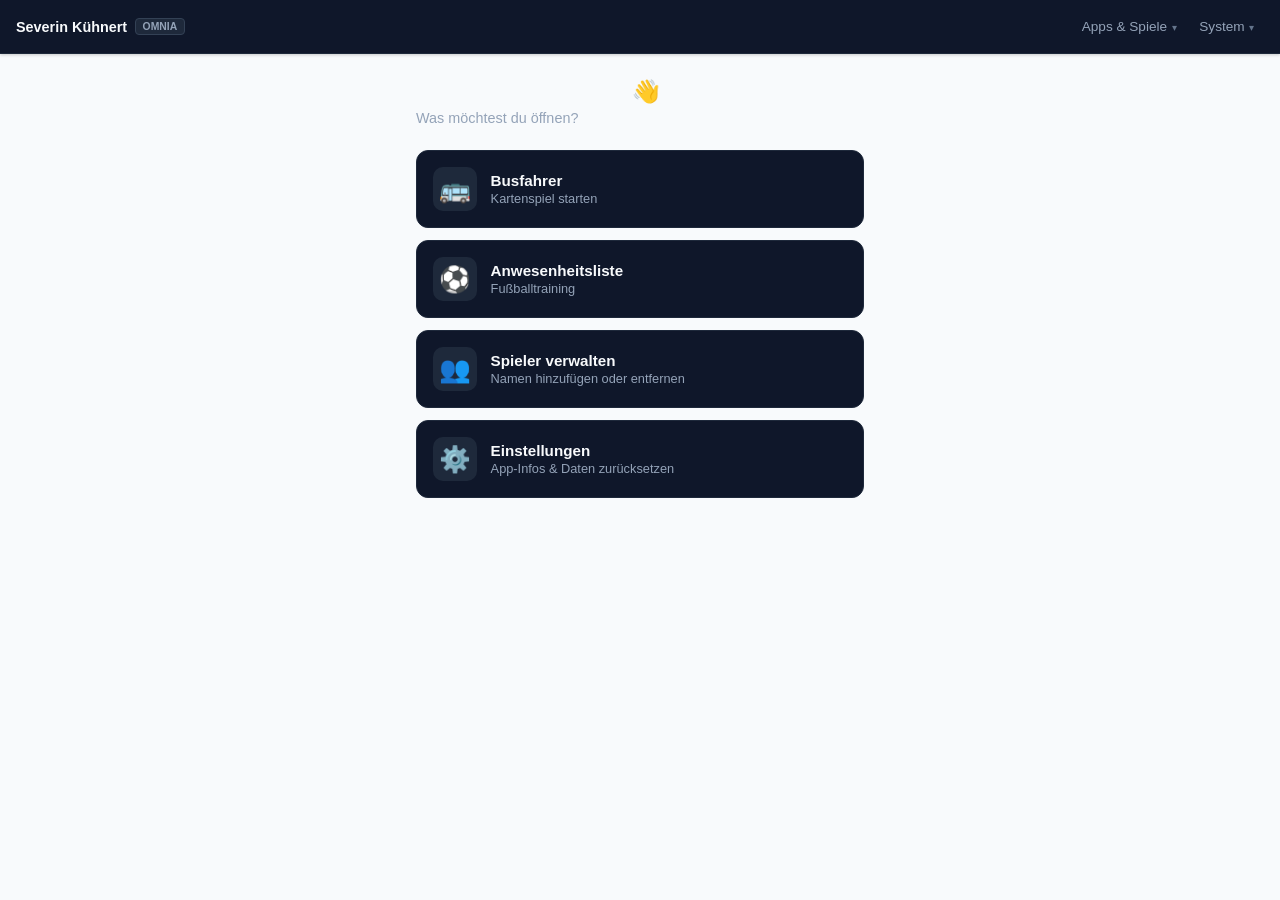
<file: index.html>
<!DOCTYPE html>
<html lang="de">
<head>
    <meta charset="UTF-8">
    <meta name="viewport" content="width=device-width, initial-scale=1.0, viewport-fit=cover">
    <meta name="apple-mobile-web-app-capable" content="yes">
    <meta name="apple-mobile-web-app-status-bar-style" content="black-translucent">
    <meta name="apple-mobile-web-app-title" content="Omnia">
    <meta name="theme-color" content="#0f172a">

    <title>Omnia</title>
    <link rel="manifest" href="manifest.json">
    <link rel="apple-touch-icon" href="apple-touch-icon.png">
    <link rel="icon" href="favicon-32.png">
    <link rel="stylesheet" href="style.css">
    <script type="module" src="js/index.js"></script>
    <script type="module" src="js/sw-register.js"></script>
</head>
<body>
    <div id="header"></div>

    <main>
        <div class="home-container">
            <div class="home-welcome">
                <h1>Willkommen zurück 👋</h1>
                <p>Was möchtest du öffnen?</p>
            </div>

            <div class="home-grid">
                <a class="home-card" href="busfahrer.html">
                    <span class="home-card-icon">🚌</span>
                    <span class="home-card-text">
                        <strong>Busfahrer</strong>
                        <span>Kartenspiel starten</span>
                    </span>
                </a>
                <a class="home-card" href="anwesenheitsliste.html">
                    <span class="home-card-icon">⚽</span>
                    <span class="home-card-text">
                        <strong>Anwesenheitsliste</strong>
                        <span>Fußballtraining</span>
                    </span>
                </a>
                <a class="home-card" href="mitspieler.html">
                    <span class="home-card-icon">👥</span>
                    <span class="home-card-text">
                        <strong>Spieler verwalten</strong>
                        <span>Namen hinzufügen oder entfernen</span>
                    </span>
                </a>
                <a class="home-card" href="einstellungen.html">
                    <span class="home-card-icon">⚙️</span>
                    <span class="home-card-text">
                        <strong>Einstellungen</strong>
                        <span>App-Infos & Daten zurücksetzen</span>
                    </span>
                </a>
            </div>
        </div>
    </main>
</body>
</html>
</file>
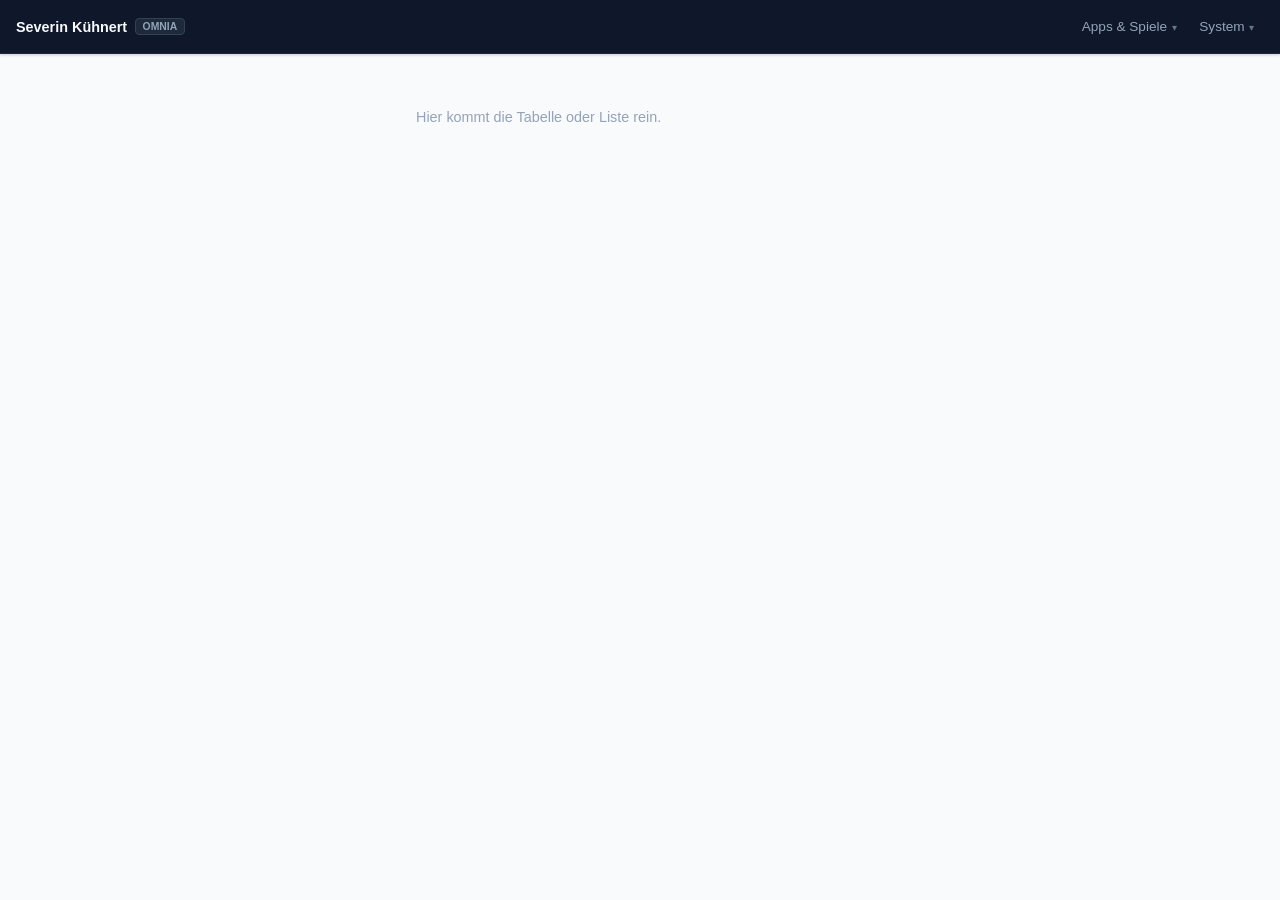
<file: anwesenheitsliste.html>
<!DOCTYPE html>
<html lang="de">
<head>
    <meta charset="UTF-8">
    <meta name="viewport" content="width=device-width, initial-scale=1.0, viewport-fit=cover">
    <meta name="apple-mobile-web-app-capable" content="yes">
    <meta name="apple-mobile-web-app-status-bar-style" content="black-translucent">
    <meta name="apple-mobile-web-app-title" content="Omnia">
    <meta name="theme-color" content="#0f172a">

    <title>Anwesenheitsliste – Omnia</title>
    <link rel="manifest" href="manifest.json">
    <link rel="apple-touch-icon" href="apple-touch-icon.png">
    <link rel="icon" href="favicon-32.png">
    <link rel="stylesheet" href="style.css">
    <script type="module" src="anwesenheitsliste.js"></script>
    <script type="module" src="js/sw-register.js"></script>
</head>
<body>
    <div id="header"></div>

    <main>
        <div class="home-container">
            <div class="home-welcome">
                <h1>Anwesenheitsliste</h1>
                <p>Hier kommt die Tabelle oder Liste rein.</p>
            </div>
        </div>
    </main>
</body>
</html>
</file>
<file: style.css>
*, *::before, *::after {
  box-sizing: border-box;
  margin: 0;
  padding: 0;
}

#header {
  min-height: 0;
  background-color: #0f172a; /* Gleiche Hintergrundfarbe wie dein Header */
  width: 100%;
  display: block;
  flex: 0 0 auto;
}

html, body {
  width: 100%;
  min-height: 100%;
  height: 100vh;
  height: 100dvh;
  margin: 0;
  padding: 0;
  overflow: hidden;
  position: fixed;
  font-family: -apple-system, BlinkMacSystemFont, "Segoe UI", Roboto, sans-serif;
  background-color: #f8fafc;
  color: #0f172a;
  display: flex;
  flex-direction: column;
}

main {
  flex: 1;
  min-height: 0;
  overflow-y: auto;
  -webkit-overflow-scrolling: touch;
  overscroll-behavior-y: contain;
}

input, textarea {
    cursor: default; /* oder 'pointer', wenn es wie ein Klick-Element wirken soll */
}

/* Verhindert Textmarkierung und den Text-Cursor im gesamten Spiel */
.game-container, .game-container * {
    user-select: none;
    -webkit-user-select: none;
    -moz-user-select: none;
    -ms-user-select: none;
    cursor: default;
}

/* Ausnahmen für interaktive Buttons (zeigen den Hand-Zeiger) */
button, .btn-deck, .btn-game, .btn-manage, a {
    cursor: pointer;
}

/* ==========================================================================
   Header mit iOS Safe-Area Unterstützung
   ========================================================================== */

.app-header {
  width: 100%;
  /* Berechnet die Höhe dynamisch inkl. iPhone Statusleiste / Notch */
  padding-top: env(safe-area-inset-top, 0px);
  height: calc(54px + env(safe-area-inset-top, 0px));
  background-color: #0f172a;
  border-bottom: 1px solid #1e293b;
  display: flex;
  justify-content: space-between;
  align-items: center;
  padding-left: 1rem;
  padding-right: 1rem;
  box-shadow: 0 1px 3px rgba(0, 0, 0, 0.2);
  z-index: 1000;
  flex-shrink: 0;
}

/* Brand & Name */
.header-brand {
  display: flex;
  align-items: center;
  gap: 0.5rem;
}

.user-name {
  color: #f8fafc;
  font-size: 0.9rem;
  font-weight: 600;
  white-space: nowrap; /* Verhindert den zweizeiligen Umbruch */
}

.brand-badge {
  background-color: #1e293b;
  color: #94a3b8;
  border: 1px solid #334155;
  font-size: 0.65rem;
  font-weight: 600;
  padding: 0.15rem 0.4rem;
  border-radius: 4px;
  text-transform: uppercase;
}

/* Navigation Links */
.header-nav .nav-list {
  list-style: none;
  display: flex;
  align-items: center;
  gap: 0.2rem;
}

.nav-item {
  position: relative;
}

.nav-link {
  background: transparent;
  border: none;
  color: #94a3b8;
  text-decoration: none;
  padding: 0.4rem 0.6rem;
  border-radius: 6px;
  font-size: 0.85rem;
  font-weight: 500;
  display: flex;
  align-items: center;
  gap: 0.3rem;
  cursor: pointer;
  white-space: nowrap;
  font-family: inherit;
  -webkit-tap-highlight-color: transparent; /* Verhindert grauen Touch-Kasten auf iOS */
}

.nav-link:hover,
.nav-item.active > .nav-link,
.nav-item.is-open > .nav-link {
  color: #ffffff;
  background-color: #1e293b;
}

.arrow {
  font-size: 0.65rem;
  color: #64748b;
}

.nav-item.is-open .arrow {
  transform: rotate(180deg);
  color: #ffffff;
}

/* Dropdown Menu */
.dropdown-menu {
  position: absolute;
  top: 100%;
  right: 0;
  margin-top: 0.4rem;
  background-color: #0f172a;
  border: 1px solid #334155;
  border-radius: 8px;
  list-style: none;
  padding: 0.35rem;
  min-width: 190px;
  box-shadow: 0 10px 15px -3px rgba(0, 0, 0, 0.4);
  opacity: 0;
  visibility: hidden;
  transform: translateY(-4px);
  transition: all 0.15s ease;
  z-index: 1001;
}

/* Öffnen per JS-Klasse .is-open oder Hover */
.nav-item.dropdown.is-open .dropdown-menu,
.nav-item.dropdown:hover .dropdown-menu {
  opacity: 1;
  visibility: visible;
  transform: translateY(0);
}

.dropdown-menu li a {
  color: #cbd5e1;
  text-decoration: none;
  padding: 0.6rem 0.75rem; /* Etwas größeres Touch-Ziel für Finger */
  display: block;
  border-radius: 5px;
  font-size: 0.85rem;
}

.dropdown-menu li a:hover {
  background-color: #1e293b;
  color: #ffffff;
}

/* ==========================================================================
   Spezielle iPhone-Anpassung (Bildschirme unter 400px Breite)
   ========================================================================== */
@media (max-width: 400px) {
  .brand-badge {
    display: none; /* Blendet das kleine "OMNIA"-Schildchen auf iPhones aus, um Platz zu sparen */
  }
  
  .user-name {
    font-size: 0.85rem;
  }
  
  .nav-link {
    padding: 0.35rem 0.45rem;
    font-size: 0.8rem;
  }
}

/* ==========================================================================
   Fokus-Sichtbarkeit (Tastatur/Assistive Technologien), ohne Touch zu stören
   ========================================================================== */
button:focus-visible,
a:focus-visible,
input:focus-visible {
  outline: 2px solid #38bdf8;
  outline-offset: 2px;
}

/* ==========================================================================
   Startseite
   ========================================================================== */
.home-container {
  max-width: 480px;
  margin: 0 auto;
  padding: 1.5rem 1rem calc(1.5rem + env(safe-area-inset-bottom, 0px));
}

.home-welcome {
  color: #f8fafc;
  margin-bottom: 1.5rem;
}

.home-welcome h1 {
  font-size: 1.4rem;
  margin-bottom: 0.3rem;
}

.home-welcome p {
  color: #94a3b8;
  font-size: 0.9rem;
}

.home-grid {
  display: grid;
  grid-template-columns: 1fr;
  gap: 0.75rem;
}

.home-card {
  display: flex;
  align-items: center;
  gap: 0.85rem;
  background-color: #0f172a;
  border: 1px solid #1e293b;
  border-radius: 12px;
  padding: 1rem;
  text-decoration: none;
  color: #f8fafc;
  transition: background-color 0.15s ease, transform 0.1s ease;
  -webkit-tap-highlight-color: transparent;
}

.home-card:active {
  transform: scale(0.98);
  background-color: #1e293b;
}

.home-card-icon {
  font-size: 1.6rem;
  width: 44px;
  height: 44px;
  display: flex;
  align-items: center;
  justify-content: center;
  background-color: #1e293b;
  border-radius: 10px;
  flex-shrink: 0;
}

.home-card-text strong {
  display: block;
  font-size: 0.95rem;
  margin-bottom: 0.1rem;
}

.home-card-text span {
  display: block;
  font-size: 0.8rem;
  color: #94a3b8;
}
</file>
